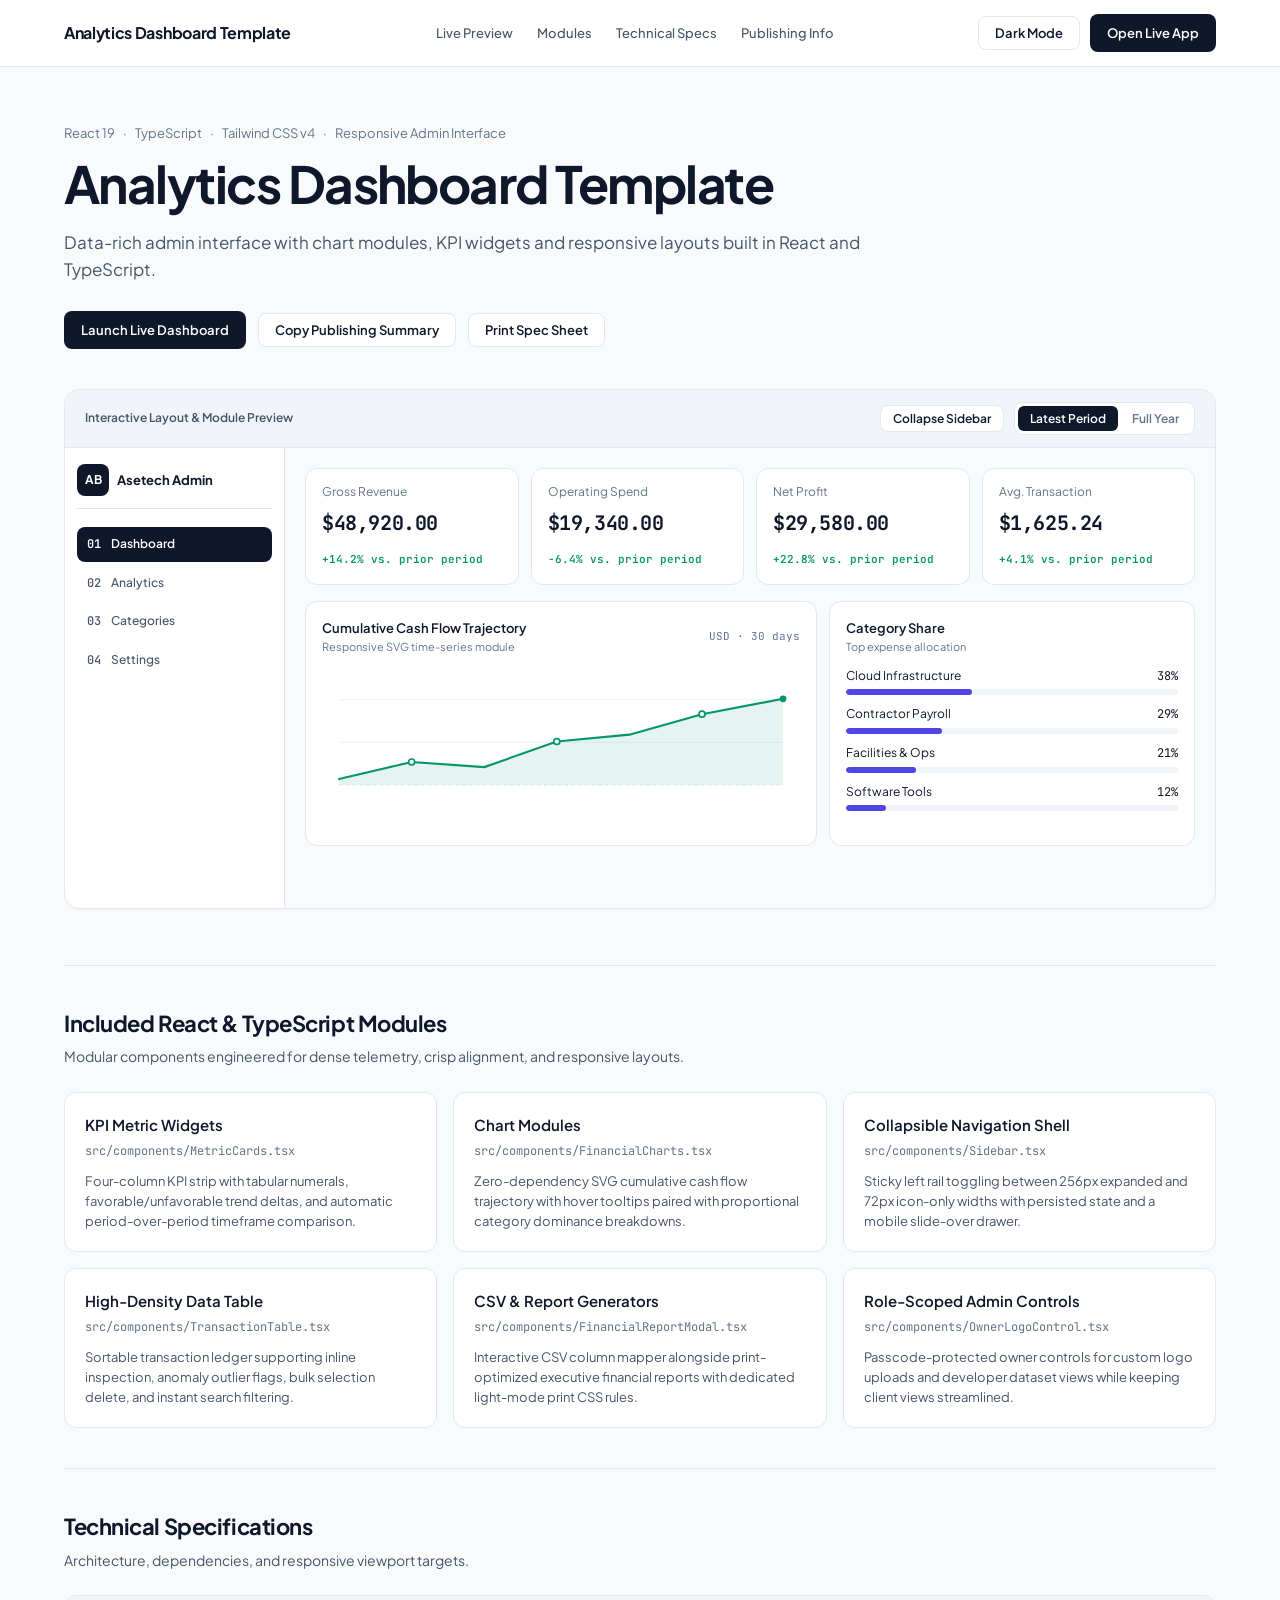
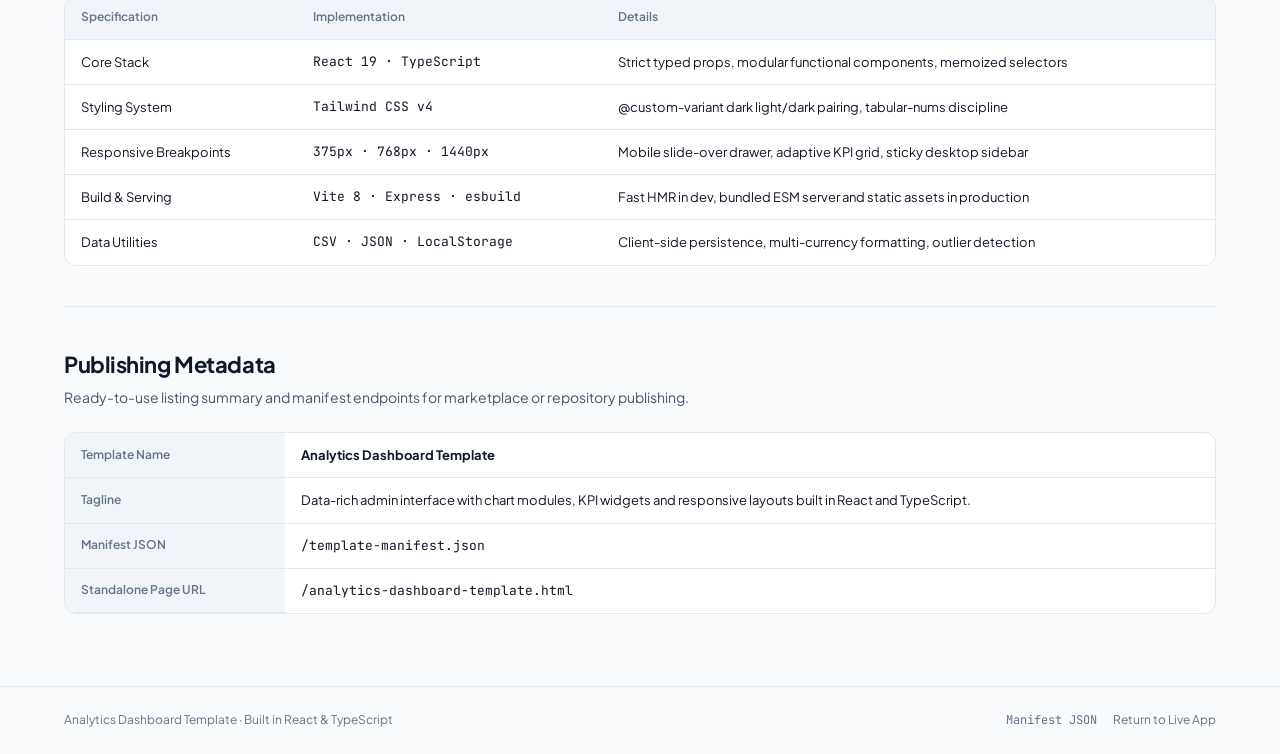
<file: public/analytics-dashboard-template.html>
<!doctype html>
<html lang="en">
  <head>
    <meta charset="UTF-8" />
    <meta name="viewport" content="width=device-width, initial-scale=1.0" />
    <title>Analytics Dashboard Template — React &amp; TypeScript</title>
    <meta
      name="description"
      content="Data-rich admin interface with chart modules, KPI widgets and responsive layouts built in React and TypeScript."
    />
    <meta property="og:title" content="Analytics Dashboard Template" />
    <meta
      property="og:description"
      content="Data-rich admin interface with chart modules, KPI widgets and responsive layouts built in React and TypeScript."
    />
    <meta property="og:type" content="website" />
    <link rel="preconnect" href="https://fonts.googleapis.com" />
    <link rel="preconnect" href="https://fonts.gstatic.com" crossorigin />
    <link
      href="https://fonts.googleapis.com/css2?family=JetBrains+Mono:wght@400;500;600&family=Plus+Jakarta+Sans:wght@400;500;600;700&display=swap"
      rel="stylesheet"
    />
    <style>
      :root {
        --bg: #f8fafc;
        --surface: #ffffff;
        --surface-muted: #f1f5f9;
        --border: #e2e8f0;
        --text: #0f172a;
        --text-secondary: #475569;
        --text-muted: #64748b;
        --accent: #0f172a;
        --accent-fg: #ffffff;
        --emerald: #059669;
        --emerald-soft: rgba(5, 150, 105, 0.1);
        --rose: #dc2626;
        --rose-soft: rgba(220, 38, 38, 0.1);
        --indigo: #4f46e5;
        --shadow: 0 1px 2px rgba(15, 23, 42, 0.04);
      }

      html.dark {
        --bg: #0b0f19;
        --surface: #0f172a;
        --surface-muted: #1e293b;
        --border: #1e293b;
        --text: #f8fafc;
        --text-secondary: #cbd5e1;
        --text-muted: #94a3b8;
        --accent: #f8fafc;
        --accent-fg: #0f172a;
        --emerald: #34d399;
        --emerald-soft: rgba(52, 211, 153, 0.14);
        --rose: #fb7185;
        --rose-soft: rgba(251, 113, 133, 0.14);
        --indigo: #818cf8;
        --shadow: 0 1px 3px rgba(0, 0, 0, 0.35);
      }

      * {
        box-sizing: border-box;
      }

      html,
      body {
        margin: 0;
        padding: 0;
        background-color: var(--bg);
        color: var(--text);
        font-family: 'Plus Jakarta Sans', system-ui, -apple-system, sans-serif;
        line-height: 1.55;
        -webkit-font-smoothing: antialiased;
      }

      .mono {
        font-family: 'JetBrains Mono', ui-monospace, SFMono-Regular, Menlo, monospace;
        font-variant-numeric: tabular-nums;
      }

      a {
        color: inherit;
        text-decoration: none;
      }

      button {
        font-family: inherit;
        cursor: pointer;
      }

      .container {
        max-width: 1200px;
        margin: 0 auto;
        padding: 0 24px;
      }

      /* Top Bar (3-zone contract) */
      .topbar {
        position: sticky;
        top: 0;
        z-index: 20;
        background: var(--surface);
        border-bottom: 1px solid var(--border);
      }

      .topbar-inner {
        max-width: 1200px;
        margin: 0 auto;
        padding: 14px 24px;
        display: flex;
        align-items: center;
        justify-content: space-between;
        gap: 32px;
      }

      .brand {
        font-size: 16px;
        font-weight: 700;
        letter-spacing: -0.02em;
        white-space: nowrap;
        flex-shrink: 0;
      }

      .nav-links {
        display: flex;
        align-items: center;
        gap: 24px;
        font-size: 13px;
        font-weight: 500;
        color: var(--text-secondary);
      }

      .nav-links a {
        white-space: nowrap;
        flex-shrink: 0;
        transition: color 150ms ease;
      }

      .nav-links a:hover {
        color: var(--text);
        text-decoration: underline;
        text-underline-offset: 4px;
      }

      .topbar-actions {
        display: flex;
        align-items: center;
        gap: 10px;
        flex-shrink: 0;
      }

      .btn {
        display: inline-flex;
        align-items: center;
        justify-content: center;
        gap: 8px;
        padding: 8px 16px;
        border-radius: 8px;
        font-size: 13px;
        font-weight: 600;
        white-space: nowrap;
        flex-shrink: 0;
        border: 1px solid transparent;
        transition: opacity 150ms ease, background-color 150ms ease, border-color 150ms ease;
      }

      .btn-primary {
        background: var(--accent);
        color: var(--accent-fg);
      }

      .btn-primary:hover {
        opacity: 0.9;
      }

      .btn-secondary {
        background: var(--surface);
        color: var(--text);
        border-color: var(--border);
      }

      .btn-secondary:hover {
        background: var(--surface-muted);
      }

      /* Hero */
      .hero {
        padding: 56px 0 40px;
      }

      .meta-line {
        font-size: 13px;
        color: var(--text-muted);
        display: flex;
        flex-wrap: wrap;
        align-items: center;
        gap: 8px;
        margin-bottom: 12px;
      }

      h1 {
        margin: 0;
        font-size: clamp(2.1rem, 4vw, 3.25rem);
        line-height: 1.12;
        letter-spacing: -0.03em;
        font-weight: 700;
        text-wrap: balance;
        max-width: 780px;
      }

      .hero-sub {
        margin: 16px 0 28px;
        font-size: 17px;
        line-height: 1.6;
        color: var(--text-secondary);
        max-width: 68ch;
      }

      .hero-cta {
        display: flex;
        flex-wrap: wrap;
        align-items: center;
        gap: 12px;
      }

      /* Interactive Template Showcase Frame */
      .showcase-shell {
        background: var(--surface);
        border: 1px solid var(--border);
        border-radius: 16px;
        box-shadow: var(--shadow);
        overflow: hidden;
        margin-bottom: 56px;
      }

      .showcase-toolbar {
        padding: 12px 20px;
        border-bottom: 1px solid var(--border);
        background: var(--surface-muted);
        display: flex;
        flex-wrap: wrap;
        align-items: center;
        justify-content: space-between;
        gap: 12px;
      }

      .showcase-toolbar-title {
        font-size: 12px;
        font-weight: 600;
        color: var(--text-secondary);
      }

      .segmented {
        display: inline-flex;
        padding: 3px;
        background: var(--surface);
        border: 1px solid var(--border);
        border-radius: 8px;
        gap: 2px;
      }

      .segmented button {
        border: 0;
        background: transparent;
        color: var(--text-muted);
        padding: 5px 12px;
        border-radius: 6px;
        font-size: 12px;
        font-weight: 600;
        white-space: nowrap;
      }

      .segmented button.active {
        background: var(--accent);
        color: var(--accent-fg);
      }

      .preview-grid {
        display: grid;
        grid-template-columns: 220px 1fr;
        min-height: 460px;
      }

      .preview-grid.collapsed {
        grid-template-columns: 68px 1fr;
      }

      .preview-sidebar {
        border-right: 1px solid var(--border);
        background: var(--surface);
        padding: 16px 12px;
        display: flex;
        flex-direction: column;
        gap: 18px;
      }

      .preview-brand {
        display: flex;
        align-items: center;
        justify-content: space-between;
        gap: 8px;
        padding-bottom: 12px;
        border-bottom: 1px solid var(--border);
      }

      .preview-monogram {
        width: 32px;
        height: 32px;
        border-radius: 8px;
        background: var(--accent);
        color: var(--accent-fg);
        display: flex;
        align-items: center;
        justify-content: center;
        font-size: 12px;
        font-weight: 700;
        flex-shrink: 0;
      }

      .preview-nav {
        display: flex;
        flex-direction: column;
        gap: 4px;
      }

      .preview-nav-item {
        padding: 8px 10px;
        border-radius: 8px;
        font-size: 12px;
        font-weight: 500;
        color: var(--text-secondary);
        display: flex;
        align-items: center;
        gap: 10px;
        white-space: nowrap;
        overflow: hidden;
      }

      .preview-nav-item.active {
        background: var(--accent);
        color: var(--accent-fg);
        font-weight: 600;
      }

      .preview-grid.collapsed .hide-on-collapse {
        display: none;
      }

      .preview-grid.collapsed .preview-nav-item {
        justify-content: center;
        padding: 8px;
      }

      .preview-main {
        padding: 20px;
        background: var(--bg);
        display: flex;
        flex-direction: column;
        gap: 16px;
      }

      .kpi-row {
        display: grid;
        grid-template-columns: repeat(4, minmax(0, 1fr));
        gap: 12px;
      }

      .kpi-card {
        background: var(--surface);
        border: 1px solid var(--border);
        border-radius: 12px;
        padding: 14px 16px;
      }

      .kpi-label {
        font-size: 12px;
        color: var(--text-muted);
        margin-bottom: 6px;
      }

      .kpi-value {
        font-size: 20px;
        font-weight: 700;
        letter-spacing: -0.02em;
        margin-bottom: 6px;
      }

      .kpi-delta {
        font-size: 11px;
        font-weight: 600;
        display: inline-flex;
        align-items: center;
        gap: 4px;
      }

      .delta-pos {
        color: var(--emerald);
      }

      .delta-neg {
        color: var(--rose);
      }

      .charts-row {
        display: grid;
        grid-template-columns: 7fr 5fr;
        gap: 12px;
      }

      .panel {
        background: var(--surface);
        border: 1px solid var(--border);
        border-radius: 12px;
        padding: 16px;
      }

      .panel-head {
        display: flex;
        align-items: center;
        justify-content: space-between;
        gap: 8px;
        margin-bottom: 12px;
      }

      .panel-title {
        font-size: 13px;
        font-weight: 600;
      }

      .panel-sub {
        font-size: 11px;
        color: var(--text-muted);
      }

      .bar-list {
        display: flex;
        flex-direction: column;
        gap: 10px;
      }

      .bar-row {
        display: flex;
        flex-direction: column;
        gap: 4px;
      }

      .bar-meta {
        display: flex;
        justify-content: space-between;
        font-size: 12px;
      }

      .bar-track {
        height: 6px;
        border-radius: 999px;
        background: var(--surface-muted);
        overflow: hidden;
      }

      .bar-fill {
        height: 100%;
        border-radius: 999px;
        background: var(--indigo);
      }

      /* Section Grid */
      .section {
        padding: 40px 0;
        border-top: 1px solid var(--border);
      }

      .section-header {
        margin-bottom: 24px;
      }

      .section-header h2 {
        margin: 0 0 6px;
        font-size: 22px;
        font-weight: 700;
        letter-spacing: -0.02em;
      }

      .section-header p {
        margin: 0;
        font-size: 14px;
        color: var(--text-secondary);
      }

      .module-grid {
        display: grid;
        grid-template-columns: repeat(3, minmax(0, 1fr));
        gap: 16px;
      }

      .module-card {
        background: var(--surface);
        border: 1px solid var(--border);
        border-radius: 12px;
        padding: 20px;
      }

      .module-card h3 {
        margin: 0 0 6px;
        font-size: 15px;
        font-weight: 600;
      }

      .module-file {
        font-size: 12px;
        color: var(--text-muted);
        margin-bottom: 10px;
      }

      .module-card p {
        margin: 0;
        font-size: 13px;
        color: var(--text-secondary);
        line-height: 1.55;
      }

      /* Specs Table */
      .spec-table-wrap {
        background: var(--surface);
        border: 1px solid var(--border);
        border-radius: 12px;
        overflow-x: auto;
      }

      table {
        width: 100%;
        border-collapse: collapse;
        font-size: 13px;
        text-align: left;
      }

      th,
      td {
        padding: 12px 16px;
        border-bottom: 1px solid var(--border);
      }

      tr:last-child td {
        border-bottom: 0;
      }

      th {
        font-size: 12px;
        font-weight: 600;
        color: var(--text-muted);
        background: var(--surface-muted);
      }

      footer {
        border-top: 1px solid var(--border);
        padding: 24px 0;
        margin-top: 32px;
        font-size: 12px;
        color: var(--text-muted);
      }

      .footer-inner {
        display: flex;
        flex-wrap: wrap;
        align-items: center;
        justify-content: space-between;
        gap: 12px;
      }

      @media (max-width: 960px) {
        .kpi-row {
          grid-template-columns: repeat(2, minmax(0, 1fr));
        }
        .charts-row {
          grid-template-columns: 1fr;
        }
        .module-grid {
          grid-template-columns: repeat(2, minmax(0, 1fr));
        }
      }

      @media (max-width: 720px) {
        .nav-links {
          display: none;
        }
        .preview-grid,
        .preview-grid.collapsed {
          grid-template-columns: 1fr;
        }
        .preview-sidebar {
          border-right: 0;
          border-bottom: 1px solid var(--border);
        }
        .module-grid {
          grid-template-columns: 1fr;
        }
      }

      @media print {
        .topbar,
        .no-print {
          display: none !important;
        }
        body {
          background: #ffffff;
          color: #0f172a;
        }
      }
    </style>
  </head>
  <body>
    <header class="topbar">
      <div class="topbar-inner">
        <a href="#top" class="brand">Analytics Dashboard Template</a>

        <nav class="nav-links" aria-label="Template sections">
          <a href="#preview">Live Preview</a>
          <a href="#modules">Modules</a>
          <a href="#specs">Technical Specs</a>
          <a href="#publishing">Publishing Info</a>
        </nav>

        <div class="topbar-actions">
          <button type="button" id="themeToggle" class="btn btn-secondary" aria-label="Toggle theme">
            Theme
          </button>
          <a href="/" class="btn btn-primary">Open Live App</a>
        </div>
      </div>
    </header>

    <main id="top" class="container">
      <section class="hero">
        <div class="meta-line">
          <span>React 19</span>
          <span aria-hidden="true">·</span>
          <span>TypeScript</span>
          <span aria-hidden="true">·</span>
          <span>Tailwind CSS v4</span>
          <span aria-hidden="true">·</span>
          <span>Responsive Admin Interface</span>
        </div>

        <h1>Analytics Dashboard Template</h1>
        <p class="hero-sub">
          Data-rich admin interface with chart modules, KPI widgets and responsive layouts built in
          React and TypeScript.
        </p>

        <div class="hero-cta no-print">
          <a href="/" class="btn btn-primary">Launch Live Dashboard</a>
          <button type="button" id="copyListingBtn" class="btn btn-secondary">
            Copy Publishing Summary
          </button>
          <button type="button" onclick="window.print()" class="btn btn-secondary">
            Print Spec Sheet
          </button>
        </div>
      </section>

      <!-- Interactive Workspace Preview -->
      <section id="preview" class="showcase-shell" aria-label="Interactive template layout preview">
        <div class="showcase-toolbar">
          <span class="showcase-toolbar-title">Interactive Layout &amp; Module Preview</span>
          <div style="display: flex; align-items: center; gap: 10px; flex-wrap: wrap;">
            <button type="button" id="toggleSidebarBtn" class="btn btn-secondary" style="padding: 5px 12px; font-size: 12px;">
              Collapse Sidebar
            </button>
            <div class="segmented" role="tablist" aria-label="Preview dataset period">
              <button type="button" class="active" data-period="quarter">Latest Period</button>
              <button type="button" data-period="annual">Full Year</button>
            </div>
          </div>
        </div>

        <div id="previewGrid" class="preview-grid">
          <aside class="preview-sidebar" aria-label="Preview sidebar">
            <div class="preview-brand">
              <div style="display: flex; align-items: center; gap: 8px; min-width: 0;">
                <div class="preview-monogram">AB</div>
                <span class="hide-on-collapse" style="font-size: 13px; font-weight: 700; white-space: nowrap;">
                  Asetech Admin
                </span>
              </div>
            </div>
            <div class="preview-nav">
              <div class="preview-nav-item active" title="Dashboard">
                <span class="mono">01</span>
                <span class="hide-on-collapse">Dashboard</span>
              </div>
              <div class="preview-nav-item" title="Analytics">
                <span class="mono">02</span>
                <span class="hide-on-collapse">Analytics</span>
              </div>
              <div class="preview-nav-item" title="Categories">
                <span class="mono">03</span>
                <span class="hide-on-collapse">Categories</span>
              </div>
              <div class="preview-nav-item" title="Settings">
                <span class="mono">04</span>
                <span class="hide-on-collapse">Settings</span>
              </div>
            </div>
          </aside>

          <div class="preview-main">
            <div class="kpi-row">
              <div class="kpi-card">
                <div class="kpi-label">Gross Revenue</div>
                <div class="kpi-value mono" id="kpiIncome">$48,920.00</div>
                <div class="kpi-delta delta-pos mono" id="kpiIncomeDelta">+14.2% vs. prior period</div>
              </div>
              <div class="kpi-card">
                <div class="kpi-label">Operating Spend</div>
                <div class="kpi-value mono" id="kpiExpense">$19,340.00</div>
                <div class="kpi-delta delta-pos mono" id="kpiExpenseDelta">-6.4% vs. prior period</div>
              </div>
              <div class="kpi-card">
                <div class="kpi-label">Net Profit</div>
                <div class="kpi-value mono" id="kpiNet">$29,580.00</div>
                <div class="kpi-delta delta-pos mono" id="kpiNetDelta">+22.8% vs. prior period</div>
              </div>
              <div class="kpi-card">
                <div class="kpi-label">Avg. Transaction</div>
                <div class="kpi-value mono" id="kpiAvg">$1,625.24</div>
                <div class="kpi-delta delta-pos mono" id="kpiAvgDelta">+4.1% vs. prior period</div>
              </div>
            </div>

            <div class="charts-row">
              <div class="panel">
                <div class="panel-head">
                  <div>
                    <div class="panel-title">Cumulative Cash Flow Trajectory</div>
                    <div class="panel-sub">Responsive SVG time-series module</div>
                  </div>
                  <span class="mono panel-sub" id="chartTag">USD · 30 days</span>
                </div>
                <svg viewBox="0 0 560 155" width="100%" height="155" role="img" aria-label="Cash flow trajectory chart">
                  <line x1="20" y1="125" x2="540" y2="125" stroke="var(--border)" stroke-dasharray="4 4" />
                  <line x1="20" y1="75" x2="540" y2="75" stroke="var(--border)" stroke-width="0.7" />
                  <line x1="20" y1="25" x2="540" y2="25" stroke="var(--border)" stroke-width="0.7" />
                  <path
                    id="chartArea"
                    d="M 20 118 L 105 98 L 190 104 L 275 74 L 360 66 L 445 42 L 540 24 L 540 125 L 20 125 Z"
                    fill="var(--emerald-soft)"
                  />
                  <path
                    id="chartLine"
                    d="M 20 118 L 105 98 L 190 104 L 275 74 L 360 66 L 445 42 L 540 24"
                    fill="none"
                    stroke="var(--emerald)"
                    stroke-width="2.5"
                    stroke-linecap="round"
                    stroke-linejoin="round"
                  />
                  <circle cx="105" cy="98" r="3.5" fill="var(--surface)" stroke="var(--emerald)" stroke-width="2" />
                  <circle cx="275" cy="74" r="3.5" fill="var(--surface)" stroke="var(--emerald)" stroke-width="2" />
                  <circle cx="445" cy="42" r="3.5" fill="var(--surface)" stroke="var(--emerald)" stroke-width="2" />
                  <circle cx="540" cy="24" r="4" fill="var(--emerald)" />
                </svg>
              </div>

              <div class="panel">
                <div class="panel-head">
                  <div>
                    <div class="panel-title">Category Share</div>
                    <div class="panel-sub">Top expense allocation</div>
                  </div>
                </div>
                <div class="bar-list">
                  <div class="bar-row">
                    <div class="bar-meta">
                      <span>Cloud Infrastructure</span>
                      <span class="mono">38%</span>
                    </div>
                    <div class="bar-track"><div class="bar-fill" style="width: 38%;"></div></div>
                  </div>
                  <div class="bar-row">
                    <div class="bar-meta">
                      <span>Contractor Payroll</span>
                      <span class="mono">29%</span>
                    </div>
                    <div class="bar-track"><div class="bar-fill" style="width: 29%;"></div></div>
                  </div>
                  <div class="bar-row">
                    <div class="bar-meta">
                      <span>Facilities &amp; Ops</span>
                      <span class="mono">21%</span>
                    </div>
                    <div class="bar-track"><div class="bar-fill" style="width: 21%;"></div></div>
                  </div>
                  <div class="bar-row">
                    <div class="bar-meta">
                      <span>Software Tools</span>
                      <span class="mono">12%</span>
                    </div>
                    <div class="bar-track"><div class="bar-fill" style="width: 12%;"></div></div>
                  </div>
                </div>
              </div>
            </div>
          </div>
        </div>
      </section>

      <!-- Core Modules -->
      <section id="modules" class="section">
        <div class="section-header">
          <h2>Included React &amp; TypeScript Modules</h2>
          <p>Modular components engineered for dense telemetry, crisp alignment, and responsive layouts.</p>
        </div>

        <div class="module-grid">
          <article class="module-card">
            <h3>KPI Metric Widgets</h3>
            <div class="module-file mono">src/components/MetricCards.tsx</div>
            <p>
              Four-column KPI strip with tabular numerals, favorable/unfavorable trend deltas, and
              automatic period-over-period timeframe comparison.
            </p>
          </article>

          <article class="module-card">
            <h3>Chart Modules</h3>
            <div class="module-file mono">src/components/FinancialCharts.tsx</div>
            <p>
              Zero-dependency SVG cumulative cash flow trajectory with hover tooltips paired with
              proportional category dominance breakdowns.
            </p>
          </article>

          <article class="module-card">
            <h3>Collapsible Navigation Shell</h3>
            <div class="module-file mono">src/components/Sidebar.tsx</div>
            <p>
              Sticky left rail toggling between 256px expanded and 72px icon-only widths with
              persisted state and a mobile slide-over drawer.
            </p>
          </article>

          <article class="module-card">
            <h3>High-Density Data Table</h3>
            <div class="module-file mono">src/components/TransactionTable.tsx</div>
            <p>
              Sortable transaction ledger supporting inline inspection, anomaly outlier flags,
              bulk selection delete, and instant search filtering.
            </p>
          </article>

          <article class="module-card">
            <h3>CSV &amp; Report Generators</h3>
            <div class="module-file mono">src/components/FinancialReportModal.tsx</div>
            <p>
              Interactive CSV column mapper alongside print-optimized executive financial reports
              with dedicated light-mode print CSS rules.
            </p>
          </article>

          <article class="module-card">
            <h3>Role-Scoped Admin Controls</h3>
            <div class="module-file mono">src/components/OwnerLogoControl.tsx</div>
            <p>
              Passcode-protected owner controls for custom logo uploads and developer dataset
              views while keeping client views streamlined.
            </p>
          </article>
        </div>
      </section>

      <!-- Technical Specifications -->
      <section id="specs" class="section">
        <div class="section-header">
          <h2>Technical Specifications</h2>
          <p>Architecture, dependencies, and responsive viewport targets.</p>
        </div>

        <div class="spec-table-wrap">
          <table>
            <thead>
              <tr>
                <th>Specification</th>
                <th>Implementation</th>
                <th>Details</th>
              </tr>
            </thead>
            <tbody>
              <tr>
                <td>Core Stack</td>
                <td class="mono">React 19 · TypeScript</td>
                <td>Strict typed props, modular functional components, memoized selectors</td>
              </tr>
              <tr>
                <td>Styling System</td>
                <td class="mono">Tailwind CSS v4</td>
                <td>@custom-variant dark light/dark pairing, tabular-nums discipline</td>
              </tr>
              <tr>
                <td>Responsive Breakpoints</td>
                <td class="mono">375px · 768px · 1440px</td>
                <td>Mobile slide-over drawer, adaptive KPI grid, sticky desktop sidebar</td>
              </tr>
              <tr>
                <td>Build &amp; Serving</td>
                <td class="mono">Vite 8 · Express · esbuild</td>
                <td>Fast HMR in dev, bundled ESM server and static assets in production</td>
              </tr>
              <tr>
                <td>Data Utilities</td>
                <td class="mono">CSV · JSON · LocalStorage</td>
                <td>Client-side persistence, multi-currency formatting, outlier detection</td>
              </tr>
            </tbody>
          </table>
        </div>
      </section>

      <!-- Publishing Metadata -->
      <section id="publishing" class="section">
        <div class="section-header">
          <h2>Publishing Metadata</h2>
          <p>Ready-to-use listing summary and manifest endpoints for marketplace or repository publishing.</p>
        </div>

        <div class="spec-table-wrap">
          <table>
            <tbody>
              <tr>
                <th style="width: 220px;">Template Name</th>
                <td><strong>Analytics Dashboard Template</strong></td>
              </tr>
              <tr>
                <th>Tagline</th>
                <td>Data-rich admin interface with chart modules, KPI widgets and responsive layouts built in React and TypeScript.</td>
              </tr>
              <tr>
                <th>Manifest JSON</th>
                <td class="mono"><a href="/template-manifest.json">/template-manifest.json</a></td>
              </tr>
              <tr>
                <th>Standalone Page URL</th>
                <td class="mono">/analytics-dashboard-template.html</td>
              </tr>
            </tbody>
          </table>
        </div>
      </section>
    </main>

    <footer>
      <div class="container footer-inner">
        <span>Analytics Dashboard Template · Built in React &amp; TypeScript</span>
        <div style="display: flex; align-items: center; gap: 16px;">
          <a href="/template-manifest.json" class="mono">Manifest JSON</a>
          <a href="/">Return to Live App</a>
        </div>
      </div>
    </footer>

    <script>
      (function () {
        const root = document.documentElement;
        const themeBtn = document.getElementById('themeToggle');
        const savedTheme = localStorage.getItem('theme');
        if (savedTheme === 'dark') root.classList.add('dark');

        function syncThemeLabel() {
          themeBtn.textContent = root.classList.contains('dark') ? 'Light Mode' : 'Dark Mode';
        }
        syncThemeLabel();

        themeBtn.addEventListener('click', function () {
          root.classList.toggle('dark');
          localStorage.setItem('theme', root.classList.contains('dark') ? 'dark' : 'light');
          syncThemeLabel();
        });

        const previewGrid = document.getElementById('previewGrid');
        const collapseBtn = document.getElementById('toggleSidebarBtn');
        collapseBtn.addEventListener('click', function () {
          const collapsed = previewGrid.classList.toggle('collapsed');
          collapseBtn.textContent = collapsed ? 'Expand Sidebar' : 'Collapse Sidebar';
        });

        const datasets = {
          quarter: {
            income: '$48,920.00',
            incomeDelta: '+14.2% vs. prior period',
            expense: '$19,340.00',
            expenseDelta: '-6.4% vs. prior period',
            net: '$29,580.00',
            netDelta: '+22.8% vs. prior period',
            avg: '$1,625.24',
            avgDelta: '+4.1% vs. prior period',
            tag: 'USD · 30 days',
            line: 'M 20 118 L 105 98 L 190 104 L 275 74 L 360 66 L 445 42 L 540 24',
            area: 'M 20 118 L 105 98 L 190 104 L 275 74 L 360 66 L 445 42 L 540 24 L 540 125 L 20 125 Z'
          },
          annual: {
            income: '$214,680.00',
            incomeDelta: '+19.6% vs. prior year',
            expense: '$86,120.00',
            expenseDelta: '-3.1% vs. prior year',
            net: '$128,560.00',
            netDelta: '+31.4% vs. prior year',
            avg: '$1,842.90',
            avgDelta: '+8.5% vs. prior year',
            tag: 'USD · 12 months',
            line: 'M 20 120 L 105 106 L 190 88 L 275 82 L 360 54 L 445 36 L 540 18',
            area: 'M 20 120 L 105 106 L 190 88 L 275 82 L 360 54 L 445 36 L 540 18 L 540 125 L 20 125 Z'
          }
        };

        document.querySelectorAll('[data-period]').forEach(function (btn) {
          btn.addEventListener('click', function () {
            document.querySelectorAll('[data-period]').forEach(function (b) {
              b.classList.remove('active');
            });
            btn.classList.add('active');
            const d = datasets[btn.getAttribute('data-period')];
            document.getElementById('kpiIncome').textContent = d.income;
            document.getElementById('kpiIncomeDelta').textContent = d.incomeDelta;
            document.getElementById('kpiExpense').textContent = d.expense;
            document.getElementById('kpiExpenseDelta').textContent = d.expenseDelta;
            document.getElementById('kpiNet').textContent = d.net;
            document.getElementById('kpiNetDelta').textContent = d.netDelta;
            document.getElementById('kpiAvg').textContent = d.avg;
            document.getElementById('kpiAvgDelta').textContent = d.avgDelta;
            document.getElementById('chartTag').textContent = d.tag;
            document.getElementById('chartLine').setAttribute('d', d.line);
            document.getElementById('chartArea').setAttribute('d', d.area);
          });
        });

        const copyBtn = document.getElementById('copyListingBtn');
        copyBtn.addEventListener('click', function () {
          const listingText =
            'Analytics Dashboard Template\n' +
            'Data-rich admin interface with chart modules, KPI widgets and responsive layouts built in React and TypeScript.';
          navigator.clipboard.writeText(listingText).then(function () {
            copyBtn.textContent = 'Copied Summary';
            setTimeout(function () {
              copyBtn.textContent = 'Copy Publishing Summary';
            }, 2000);
          });
        });
      })();
    </script>
  </body>
</html>
</file>
